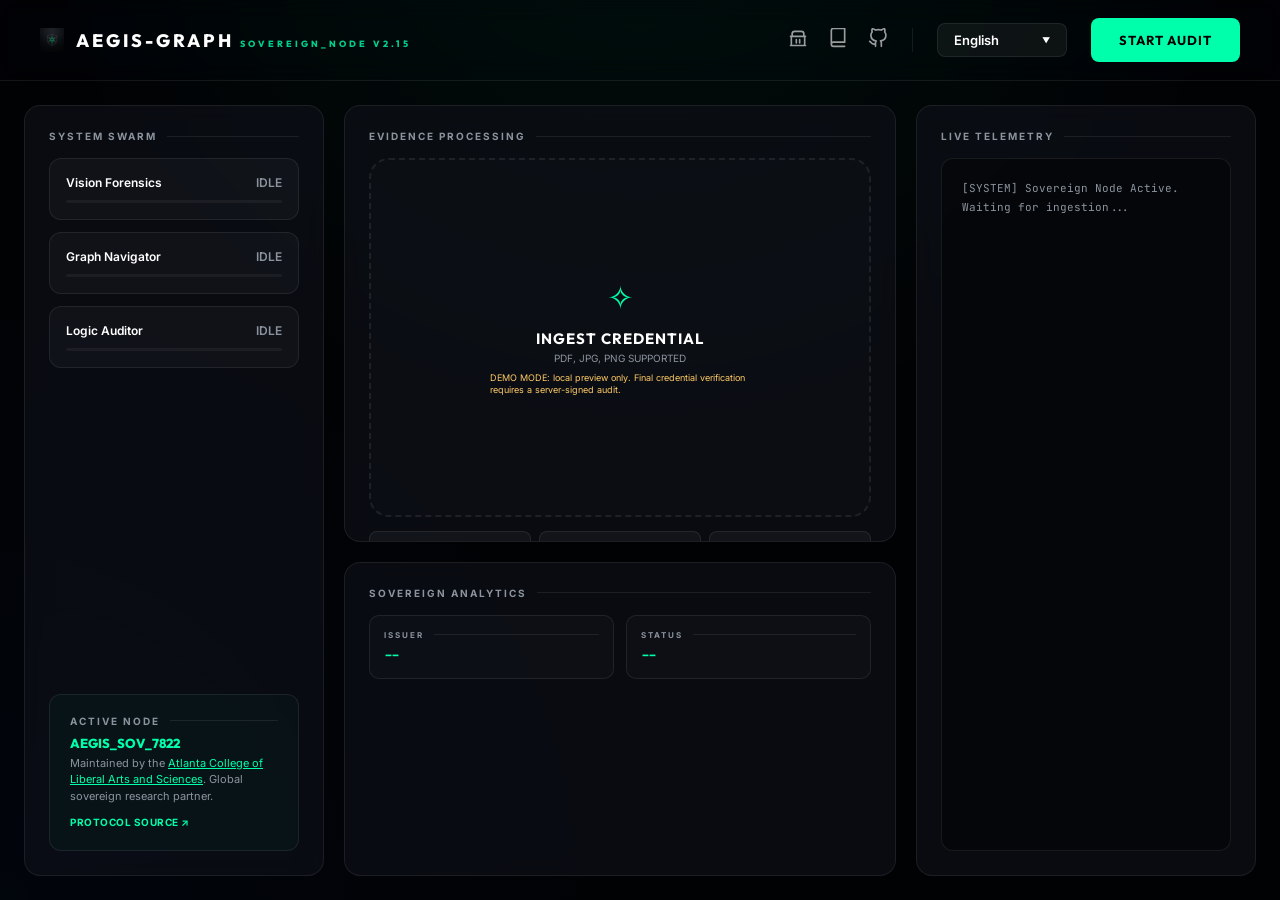
<file: index.html>
<!DOCTYPE html>
<html lang="en">
<head>
    <meta charset="UTF-8">
    <meta name="viewport" content="width=device-width, initial-scale=1.0">
    <title>Aegis-Graph | Sovereign Academic Audit Protocol | ACLAS College</title>
    <meta name="description" content="Aegis-Graph is the world's first sovereign academic audit network using Agentic GraphRAG and Multi-Agent Intelligence to verify institutional credentials. Developed by the Atlanta College of Liberal Arts and Sciences (ACLAS).">
    <meta name="keywords" content="Aegis-Graph, ACLAS College, Atlanta College of Liberal Arts and Sciences, Sovereign Academic Audit, Agentic GraphRAG, AI Fraud Detection, Academic Integrity Protocol, MCP Protocol">
    <meta name="author" content="Atlanta College of Liberal Arts and Sciences (ACLAS)">
    
    <!-- Geo / Local SEO -->
    <meta name="geo.region" content="US-GA">
    <meta name="geo.placename" content="Atlanta">
    
    <!-- OpenGraph / Social SEO -->
    <meta property="og:title" content="Aegis-Graph: Sovereign Academic Audit Protocol">
    <meta property="og:description" content="Securing global academic integrity through decentralized AI reasoning and institutional graph consensus.">
    <meta property="og:url" content="https://aclascollege.github.io/aegis-graph/">
    <meta property="og:site_name" content="Aegis-Graph Sovereign Network">
    <meta property="og:type" content="website">
    <link rel="icon" href="assets/favicon.ico">
    
    <!-- Structured Data for AEO (JSON-LD) -->
    <script type="application/ld+json">
    {
      "@context": "https://schema.org",
      "@type": "SoftwareApplication",
      "name": "Aegis-Graph",
      "operatingSystem": "Web, Python, Docker",
      "applicationCategory": "AcademicSecurityApplication",
      "description": "Decentralized protocol for sovereign academic auditing and credential verification using Multi-Agent Reasoning Swarms.",
      "author": {
        "@type": "EducationalOrganization",
        "name": "Atlanta College of Liberal Arts and Sciences",
        "alternateName": "ACLAS College",
        "url": "https://aclas.college/"
      },
      "publisher": {
        "@type": "EducationalOrganization",
        "name": "Atlanta College of Liberal Arts and Sciences"
      },
      "offers": {
        "@type": "Offer",
        "price": "0",
        "priceCurrency": "USD"
      }
    }
    </script>

    <link href="https://fonts.googleapis.com/css2?family=Outfit:wght@300;400;600;800&family=Inter:wght@300;400;500;600;700&family=JetBrains+Mono:wght@400;700&display=swap" rel="stylesheet">
    <style>
        :root {
            --bg: #010204; 
            --card: rgba(13, 17, 23, 0.7); 
            --border: rgba(255, 255, 255, 0.08);
            --accent: #00ffaa; 
            --accent-glow: rgba(0, 255, 170, 0.2); 
            --text: #ffffff; 
            --dim: #8b949e;
            --glass: blur(12px) saturate(180%);
        }
        * { margin: 0; padding: 0; box-sizing: border-box; -webkit-font-smoothing: antialiased; }
        body { 
            background: var(--bg); 
            color: var(--text); 
            font-family: 'Inter', sans-serif; 
            overflow: hidden; 
            height: 100vh; 
            display: flex; 
            flex-direction: column; 
            background-image: 
                radial-gradient(circle at 50% -20%, rgba(0, 255, 170, 0.05), transparent 50%),
                radial-gradient(circle at 0% 100%, rgba(0, 100, 255, 0.03), transparent 40%);
        }
        header { 
            display: flex; 
            justify-content: space-between; 
            align-items: center; 
            padding: 18px 40px; 
            border-bottom: 1px solid var(--border); 
            backdrop-filter: var(--glass); 
            z-index: 1000;
        }
        .logo-group { display: flex; align-items: center; gap: 12px; }
        .logo-group img { height: 24px; }
        .logo-group h1 { font-family: 'Outfit'; font-size: 18px; letter-spacing: 3px; font-weight: 800; text-transform: uppercase; }
        
        .header-tools { display: flex; align-items: center; gap: 24px; }
        .header-icons { display: flex; gap: 20px; border-right: 1px solid var(--border); padding-right: 24px; }
        .icon-link { color: var(--text); opacity: 0.6; transition: 0.4s cubic-bezier(0.4, 0, 0.2, 1); }
        .icon-link:hover { opacity: 1; color: var(--accent); transform: translateY(-3px); }

        .container { 
            display: grid; 
            grid-template-columns: 300px 1fr 340px; 
            gap: 20px; 
            padding: 24px; 
            flex: 1; 
            overflow: hidden; 
        }
        .bento { 
            background: var(--card); 
            border: 1px solid var(--border); 
            border-radius: 16px; 
            padding: 24px; 
            display: flex; 
            flex-direction: column; 
            overflow: hidden; 
            backdrop-filter: var(--glass);
            transition: 0.3s;
        }
        .bento:hover { border-color: rgba(0, 255, 170, 0.3); }
        
        .label { 
            font-size: 10px; 
            color: var(--dim); 
            text-transform: uppercase; 
            letter-spacing: 2px; 
            margin-bottom: 16px; 
            font-weight: 700; 
            display: flex; 
            align-items: center; 
            gap: 10px; 
        }
        .label::after { content: ''; flex: 1; height: 1px; background: var(--border); }

        .agent-card { 
            background: rgba(255, 255, 255, 0.03); 
            border: 1px solid var(--border); 
            padding: 16px; 
            border-radius: 12px; 
            margin-bottom: 12px; 
            transition: 0.3s;
        }
        .agent-card:hover { background: rgba(255, 255, 255, 0.05); }
        
        .energy-bar { height: 3px; background: rgba(255, 255, 255, 0.05); margin-top: 10px; overflow: hidden; border-radius: 2px; }
        .energy-fill { height: 100%; background: var(--accent); width: 0%; transition: width 1s cubic-bezier(0.4, 0, 0.2, 1); box-shadow: 0 0 10px var(--accent); }

        .drop-zone { 
            width: 100%; 
            height: 100%; 
            border: 2px dashed var(--border); 
            border-radius: 20px; 
            display: flex; 
            flex-direction: column; 
            align-items: center; 
            justify-content: center; 
            cursor: pointer; 
            transition: 0.4s cubic-bezier(0.4, 0, 0.2, 1); 
            background: rgba(255, 255, 255, 0.01);
        }
        .drop-zone:hover { border-color: var(--accent); background: rgba(0, 255, 170, 0.03); transform: scale(0.99); }

        .sample-grid {
            display: grid;
            grid-template-columns: repeat(3, 1fr);
            gap: 8px;
            margin-top: 14px;
            width: 100%;
        }

        .sample-btn {
            border: 1px solid var(--border);
            background: rgba(255, 255, 255, 0.04);
            color: var(--text);
            border-radius: 8px;
            padding: 10px 8px;
            font-size: 10px;
            font-weight: 700;
            font-family: 'Outfit';
            letter-spacing: 0.5px;
            cursor: pointer;
            min-height: 44px;
        }

        .sample-btn span {
            display: block;
            color: var(--dim);
            font-size: 9px;
            font-family: 'Inter';
            font-weight: 600;
            letter-spacing: 0;
            margin-top: 3px;
        }

        .sample-btn span:first-child {
            color: inherit;
            font-size: 10px;
            font-family: 'Outfit';
            font-weight: 800;
            letter-spacing: 0.5px;
            margin-top: 0;
        }

        .sample-btn:hover {
            border-color: var(--accent);
            color: var(--accent);
            background: rgba(0, 255, 170, 0.06);
        }
        
        .terminal { 
            background: rgba(0, 0, 0, 0.4); 
            border-radius: 12px; 
            padding: 20px; 
            font-family: 'JetBrains Mono', monospace; 
            font-size: 11px; 
            flex: 1; 
            overflow-y: auto; 
            line-height: 1.7; 
            color: var(--dim); 
            border: 1px solid var(--border); 
        }
        .terminal::-webkit-scrollbar { width: 4px; }
        .terminal::-webkit-scrollbar-thumb { background: var(--border); border-radius: 10px; }

        .btn-main { 
            background: var(--accent); 
            color: #000; 
            border: none; 
            padding: 14px 28px; 
            border-radius: 8px; 
            font-weight: 700; 
            font-size: 13px; 
            cursor: pointer; 
            font-family: 'Outfit';
            letter-spacing: 1px;
            transition: 0.3s cubic-bezier(0.4, 0, 0.2, 1);
        }
        .btn-main:hover { transform: translateY(-2px); box-shadow: 0 8px 25px var(--accent-glow); filter: brightness(1.1); }
        .btn-main:active { transform: translateY(0); }
        .btn-main:disabled { opacity: 0.65; cursor: wait; transform: none; }
        
        .meta-item { background: rgba(255, 255, 255, 0.02); padding: 14px; border-radius: 10px; border: 1px solid var(--border); }
        .meta-val { font-size: 14px; font-weight: 700; color: var(--accent); margin-top: 6px; font-family: 'JetBrains Mono'; }

        .custom-dropdown {
            position: relative;
            cursor: pointer;
            font-size: 13px;
            font-weight: 600;
            min-width: 130px;
            z-index: 2000;
        }
        .dropdown-selected {
            padding: 8px 16px;
            background: rgba(255, 255, 255, 0.05);
            border: 1px solid var(--border);
            border-radius: 8px;
            display: flex;
            justify-content: space-between;
            align-items: center;
            transition: 0.3s;
        }
        .dropdown-selected:hover {
            background: rgba(255, 255, 255, 0.08);
            border-color: rgba(255, 255, 255, 0.2);
        }
        .dropdown-options {
            position: absolute;
            top: calc(100% + 8px);
            right: 0;
            background: #0d1117;
            border: 1px solid var(--border);
            border-radius: 12px;
            overflow: hidden;
            display: none;
            flex-direction: column;
            min-width: 100%;
            box-shadow: 0 10px 30px rgba(0,0,0,0.5);
            backdrop-filter: var(--glass);
        }
        .custom-dropdown.open .dropdown-options {
            display: flex;
            animation: dropdownFade 0.2s ease-out;
        }
        @keyframes dropdownFade {
            from { opacity: 0; transform: translateY(-10px); }
            to { opacity: 1; transform: translateY(0); }
        }
        .dropdown-option {
            padding: 10px 20px;
            transition: 0.3s;
            white-space: nowrap;
        }
        .dropdown-option:hover {
            background: var(--accent);
            color: #000;
        }

        .modal { 
            position: fixed; top: 0; left: 0; width: 100%; height: 100%; 
            background: rgba(0, 0, 0, 0.8); backdrop-filter: blur(20px);
            display: none; justify-content: center; align-items: center; z-index: 3000; 
        }
        .report { 
            background: #ffffff; color: #000; width: 540px; padding: 60px; 
            border-radius: 24px; box-shadow: 0 30px 60px rgba(0,0,0,0.5);
            animation: modalPop 0.5s cubic-bezier(0.175, 0.885, 0.32, 1.275);
        }
        .modal-actions {
            display: grid;
            grid-template-columns: 1fr 1fr;
            gap: 10px;
            margin-bottom: 12px;
        }
        @keyframes modalPop { from { transform: scale(0.9) translateY(20px); opacity: 0; } to { transform: scale(1) translateY(0); opacity: 1; } }

        @media (max-width: 900px) {
            body {
                overflow-y: auto;
                height: auto;
                min-height: 100vh;
            }
            header {
                flex-wrap: wrap;
                gap: 14px;
                padding: 16px;
            }
            .logo-group h1 {
                font-size: 15px;
                letter-spacing: 1px;
            }
            .header-tools {
                width: 100%;
                justify-content: space-between;
                gap: 12px;
            }
            .header-icons {
                gap: 14px;
                padding-right: 12px;
            }
            .custom-dropdown {
                min-width: 112px;
            }
            .btn-main {
                padding: 12px 14px;
                font-size: 12px;
                white-space: nowrap;
            }
            .container {
                display: flex;
                flex-direction: column;
                padding: 16px;
                overflow: visible;
            }
            .bento {
                min-height: 220px;
            }
            .terminal {
                min-height: 220px;
            }
            .modal {
                padding: 16px;
            }
            .report {
                width: min(100%, 540px);
                padding: 32px 24px;
                border-radius: 16px;
            }
            .modal-actions {
                grid-template-columns: 1fr;
            }
        }
    </style>
</head>
<body>
    <header>
        <div class="logo-group">
            <img src="assets/logo-new.png" alt="Logo">
            <h1>AEGIS-GRAPH <span style="font-size: 9px; color:var(--accent); opacity: 0.8;">SOVEREIGN_NODE v2.15</span></h1>
        </div>
        <div class="header-tools">
            <div class="header-icons">
                <a href="https://aclas.college" target="_blank" class="icon-link" title="Institution">
                    <svg width="20" height="20" viewBox="0 0 24 24" fill="none" stroke="currentColor" stroke-width="2" stroke-linecap="round" stroke-linejoin="round"><path d="M3 21h18M3 10h18M5 10V7a3 3 0 0 1 3-3h8a3 3 0 0 1 3 3v3M4 10v11M20 10v11M10 14v4M14 14v4"/></svg>
                </a>
                <a href="https://docs.aclas.college/aegis-graph" target="_blank" class="icon-link" title="GitBook Documentation">
                    <svg width="20" height="20" viewBox="0 0 24 24" fill="none" stroke="currentColor" stroke-width="2" stroke-linecap="round" stroke-linejoin="round"><path d="M4 19.5A2.5 2.5 0 0 1 6.5 17H20M4 19.5A2.5 2.5 0 0 0 6.5 22H20M4 19.5V3A2.5 2.5 0 0 1 6.5 0.5H20v16.5H6.5a2.5 2.5 0 0 0-2.5 2.5z"/></svg>
                </a>
                <a href="https://github.com/aclascollege/aegis-graph" target="_blank" class="icon-link" title="GitHub Repository">
                    <svg width="20" height="20" viewBox="0 0 24 24" fill="none" stroke="currentColor" stroke-width="2" stroke-linecap="round" stroke-linejoin="round"><path d="M9 19c-5 1.5-5-2.5-7-3m14 6v-3.87a3.37 3.37 0 0 0-.94-2.61c3.14-.35 6.44-1.54 6.44-7A5.44 5.44 0 0 0 20 4.77 5.07 5.07 0 0 0 19.91 1S18.73.65 16 2.48a13.38 13.38 0 0 0-7 0C6.27.65 5.09 1 5.09 1A5.07 5.07 0 0 0 5 4.77a5.44 5.44 0 0 0-1.5 3.78c0 5.42 3.3 6.61 6.44 7A3.37 3.37 0 0 0 9 18.13V22"/></svg>
                </a>
            </div>
            <div class="custom-dropdown" id="lang-dropdown">
                <div class="dropdown-selected" id="lang-current">English <span style="font-size: 8px;">▼</span></div>
                <div class="dropdown-options">
                    <div class="dropdown-option" data-value="en">English</div>
                    <div class="dropdown-option" data-value="cn">简体中文</div>
                    <div class="dropdown-option" data-value="es">Español</div>
                    <div class="dropdown-option" data-value="fr">Français</div>
                    <div class="dropdown-option" data-value="de">Deutsch</div>
                    <div class="dropdown-option" data-value="jp">日本語</div>
                    <div class="dropdown-option" data-value="kr">한국어</div>
                    <div class="dropdown-option" data-value="pt">Português</div>
                </div>
            </div>
            <button class="btn-main" id="audit-btn" data-i18n="btn_audit">START AUDIT</button>
        </div>
    </header>

    <div class="container">
        <div class="bento" style="grid-row: span 2;">
            <p class="label" data-i18n="label_agents">System Swarm</p>
            <div class="agent-card"><div style="display:flex; justify-content:space-between; font-size:12px; font-weight: 600;"><span data-i18n="agent_v">Vision Forensics</span><span id="v-status" style="color:var(--dim)">IDLE</span></div><div class="energy-bar"><div class="energy-fill" id="v-fill"></div></div></div>
            <div class="agent-card"><div style="display:flex; justify-content:space-between; font-size:12px; font-weight: 600;"><span data-i18n="agent_g">Graph Navigator</span><span id="g-status" style="color:var(--dim)">IDLE</span></div><div class="energy-bar"><div class="energy-fill" id="g-fill"></div></div></div>
            <div class="agent-card"><div style="display:flex; justify-content:space-between; font-size:12px; font-weight: 600;"><span data-i18n="agent_l">Logic Auditor</span><span id="l-status" style="color:var(--dim)">IDLE</span></div><div class="energy-bar"><div class="energy-fill" id="l-fill"></div></div></div>
            <div style="margin-top: auto; padding: 20px; background: rgba(0, 255, 170, 0.03); border-radius: 12px; border: 1px solid var(--border);">
                <p class="label" data-i18n="label_node_title" style="margin-bottom: 8px;">Active Node</p>
                <p style="font-size: 13px; font-weight: 800; color:var(--accent); font-family: 'Outfit';">AEGIS_SOV_7822</p>
                <p style="font-size: 11px; color:var(--dim); line-height: 1.5; margin-top: 4px;">Maintained by the <a href="https://aclas.college" style="color:var(--accent); text-decoration: underline;">Atlanta College of Liberal Arts and Sciences</a>. Global sovereign research partner.</p>
                <a href="https://github.com/aclascollege/aegis-graph" target="_blank" style="font-size: 10px; color: var(--accent); text-decoration: none; margin-top: 12px; display: inline-block; font-weight: 700; letter-spacing: 0.5px;">PROTOCOL SOURCE ↗</a>
            </div>
        </div>
        <div class="bento"><p class="label" data-i18n="label_hub">Evidence Processing</p><div class="center-hub" style="height: 100%;"><div class="drop-zone" id="drop-zone"><div style="font-size: 32px; color: var(--accent); margin-bottom: 12px;">✧</div><p style="font-size: 15px; font-weight: 700; font-family: 'Outfit'; letter-spacing: 1px;" data-i18n="drop_text">INGEST CREDENTIAL</p><p style="font-size: 10px; color: var(--dim); margin-top: 4px;" data-i18n="file_support">PDF, JPG, PNG SUPPORTED</p><p style="font-size: 9px; color: #ffcc66; margin-top: 8px; max-width: 260px; line-height: 1.4;" data-i18n="demo_disclaimer">DEMO MODE: local preview only. Final credential verification requires a server-signed audit.</p><input type="file" id="f-input" accept=".pdf,image/png,image/jpeg" style="display: none"></div><div class="sample-grid"><button class="sample-btn" data-sample="aclas_alumni_2025.png"><span data-i18n="sample_verified_main">VERIFIED</span><span data-i18n="sample_verified_sub">ACLAS</span></button><button class="sample-btn" data-sample="fake_degree_sample.png"><span data-i18n="sample_fraud_main">FRAUD</span><span data-i18n="sample_fraud_sub">Pacific Western</span></button><button class="sample-btn" data-sample="graham_university_transcript.pdf"><span data-i18n="sample_blacklist_main">BLACKLIST</span><span data-i18n="sample_blacklist_sub">Graham</span></button></div></div></div>
        <div class="bento" style="grid-row: span 2;"><p class="label" data-i18n="label_telemetry">Live Telemetry</p><div class="terminal" id="console"><div>[SYSTEM] Sovereign Node Active. Waiting for ingestion...</div></div></div>
        <div class="bento">
            <p class="label" data-i18n="label_metadata">Sovereign Analytics</p>
            <div class="meta-grid" style="display: grid; grid-template-columns: 1fr 1fr; gap: 12px;">
                <div class="meta-item"><span class="label" style="margin-bottom:0; font-size: 8px;" data-i18n="meta_issuer">Issuer</span><div class="meta-val" id="m-issuer">--</div></div>
                <div class="meta-item"><span class="label" style="margin-bottom:0; font-size: 8px;" data-i18n="meta_status">Status</span><div class="meta-val" id="m-status">--</div></div>
            </div>
        </div>
    </div>
    <div class="modal" id="modal"><div class="report" id="rep-body"></div></div>

    <script>
        const i18n = {
            en: { btn_audit: "START AUDIT", label_agents: "System Agents", agent_v: "Vision Forensics", agent_g: "Graph Navigator", agent_l: "Logic Auditor", label_node_title: "Institutional Node", label_hub: "Evidence Processing", drop_text: "Ingest Credential", file_support: "PDF, JPG, PNG SUPPORTED", demo_disclaimer: "DEMO MODE: local preview only. Final credential verification requires a server-signed audit.", label_telemetry: "Live Telemetry", label_metadata: "Metadata Analytics", meta_issuer: "Issuer", meta_status: "Status", sample_verified_main: "VERIFIED", sample_verified_sub: "ACLAS", sample_fraud_main: "FRAUD", sample_fraud_sub: "Pacific Western", sample_blacklist_main: "BLACKLIST", sample_blacklist_sub: "Graham", verdict_ok: "SERVER AUDIT REQUIRED", verdict_no: "AUDIT REJECTED" },
            cn: { btn_audit: "开始审计", label_agents: "系统代理", agent_v: "视觉法证", agent_g: "图谱导航", agent_l: "逻辑审计", label_node_title: "主权节点", label_hub: "证据处理中心", drop_text: "载入凭证", file_support: "支持 PDF、JPG、PNG", demo_disclaimer: "演示模式：仅本地预览。正式凭证验证需要服务端签名审计。", label_telemetry: "实时遥测", label_metadata: "元数据分析", meta_issuer: "签发机构", meta_status: "状态", sample_verified_main: "通过样本", sample_verified_sub: "ACLAS", sample_fraud_main: "欺诈样本", sample_fraud_sub: "Pacific Western", sample_blacklist_main: "黑名单", sample_blacklist_sub: "Graham", verdict_ok: "需要服务端审计", verdict_no: "审计拒绝" },
            es: { btn_audit: "INICIAR AUDITORÍA", label_agents: "Agentes de Sistema", agent_v: "Forense Visual", agent_g: "Navegador de Grafos", agent_l: "Auditor Lógico", label_node_title: "Nodo Institucional", label_hub: "Procesamiento", drop_text: "Ingresar Credencial", file_support: "PDF, JPG, PNG SOPORTADOS", demo_disclaimer: "MODO DEMO: vista previa local. La verificación final requiere auditoría firmada por servidor.", label_telemetry: "Telemetría", label_metadata: "Metadatos", meta_issuer: "Emisor", meta_status: "Estado", sample_verified_main: "VÁLIDA", sample_verified_sub: "ACLAS", sample_fraud_main: "FRAUDE", sample_fraud_sub: "Pacific Western", sample_blacklist_main: "LISTA NEGRA", sample_blacklist_sub: "Graham", verdict_ok: "AUDITORÍA REQUERIDA", verdict_no: "RECHAZADO" },
            fr: { btn_audit: "LANCER L'AUDIT", label_agents: "Agents Système", agent_v: "Forensique Visuelle", agent_g: "Navigateur", agent_l: "Auditeur Logique", label_node_title: "Nœud Institutionnel", label_hub: "Traitement", drop_text: "Ingérer", file_support: "PDF, JPG, PNG PRIS EN CHARGE", demo_disclaimer: "MODE DÉMO: aperçu local. La vérification finale exige un audit signé serveur.", label_telemetry: "Télémétrie", label_metadata: "Métadonnées", meta_issuer: "Émetteur", meta_status: "Statut", sample_verified_main: "VÉRIFIÉ", sample_verified_sub: "ACLAS", sample_fraud_main: "FRAUDE", sample_fraud_sub: "Pacific Western", sample_blacklist_main: "LISTE NOIRE", sample_blacklist_sub: "Graham", verdict_ok: "AUDIT REQUIS", verdict_no: "REJETÉ" },
            de: { btn_audit: "AUDIT STARTEN", label_agents: "System-Agenten", agent_v: "Visuelle Forensik", agent_g: "Graph-Navigator", agent_l: "Logik-Auditor", label_node_title: "Institutioneller Knoten", label_hub: "Verarbeitung", drop_text: "Nachweis Einreichen", file_support: "PDF, JPG, PNG UNTERSTÜTZT", demo_disclaimer: "DEMO-MODUS: lokale Vorschau. Finale Verifikation erfordert serverseitig signierten Audit.", label_telemetry: "Telemetrie", label_metadata: "Metadaten", meta_issuer: "Aussteller", meta_status: "Status", sample_verified_main: "VERIFIZIERT", sample_verified_sub: "ACLAS", sample_fraud_main: "BETRUG", sample_fraud_sub: "Pacific Western", sample_blacklist_main: "BLACKLIST", sample_blacklist_sub: "Graham", verdict_ok: "SERVER-AUDIT ERFORDERLICH", verdict_no: "ABGELEHNT" },
            jp: { btn_audit: "監査開始", label_agents: "システムエージェント", agent_v: "視覚法医学", agent_g: "グラフナビ", agent_l: "ロジック監査", label_node_title: "機関ノード", label_hub: "証拠処理", drop_text: "資格情報を入れる", file_support: "PDF、JPG、PNG対応", demo_disclaimer: "デモモード: ローカルプレビューのみ。最終検証にはサーバー署名監査が必要です。", label_telemetry: "テレメトリ", label_metadata: "メタデータ", meta_issuer: "発行者", meta_status: "ステータス", sample_verified_main: "検証済み", sample_verified_sub: "ACLAS", sample_fraud_main: "不正", sample_fraud_sub: "Pacific Western", sample_blacklist_main: "ブラックリスト", sample_blacklist_sub: "Graham", verdict_ok: "サーバー監査が必要", verdict_no: "拒否" },
            kr: { btn_audit: "감사 시작", label_agents: "시스템 에이전트", agent_v: "시각적 법의학", agent_g: "그래프 탐색", agent_l: "논리 감사", label_node_title: "기관 노드", label_hub: "증거 처리", drop_text: "자격 증명 제출", file_support: "PDF, JPG, PNG 지원", demo_disclaimer: "데모 모드: 로컬 미리보기 전용. 최종 검증에는 서버 서명 감사가 필요합니다.", label_telemetry: "원격 측정", label_metadata: "메타데이터", meta_issuer: "발행자", meta_status: "상태", sample_verified_main: "검증됨", sample_verified_sub: "ACLAS", sample_fraud_main: "사기", sample_fraud_sub: "Pacific Western", sample_blacklist_main: "블랙리스트", sample_blacklist_sub: "Graham", verdict_ok: "서버 감사 필요", verdict_no: "거부" },
            pt: { btn_audit: "INICIAR AUDITORIA", label_agents: "Agentes de Sistema", agent_v: "Forense Visual", agent_g: "Navegador", agent_l: "Auditor Lógico", label_node_title: "Nó Institucional", label_hub: "Processamento", drop_text: "Inserir Credencial", file_support: "PDF, JPG, PNG SUPORTADOS", demo_disclaimer: "MODO DEMO: prévia local. A verificação final requer auditoria assinada pelo servidor.", label_telemetry: "Telemetria", label_metadata: "Metadados", meta_issuer: "Emissor", meta_status: "Estado", sample_verified_main: "VERIFICADO", sample_verified_sub: "ACLAS", sample_fraud_main: "FRAUDE", sample_fraud_sub: "Pacific Western", sample_blacklist_main: "LISTA NEGRA", sample_blacklist_sub: "Graham", verdict_ok: "AUDITORIA REQUERIDA", verdict_no: "REJEITADO" }
        };

        const extraText = {
            en: {
                auditing: "AUDITING...",
                idle: "IDLE",
                scanning: "SCANNING",
                resolving: "RESOLVING",
                done: "DONE",
                logicAuditing: "AUDITING",
                needsReview: "NEEDS REVIEW",
                demoVerified: "DEMO VERIFIED",
                runAnother: "RUN ANOTHER AUDIT",
                runFraud: "RUN FRAUD SAMPLE",
                runVerified: "RUN VERIFIED SAMPLE",
                uploadNote: "Demo intake only; no browser-side approval will be issued.",
                sampleNote: "Built-in demo fixture selected.",
                noFile: "SYSTEM: Select a PDF, PNG, or JPEG credential before starting the demo audit.",
                init: "INIT: Preparing local demo intake...",
                vision: "VISION: Demo animation only; document bytes are not authenticated in-browser...",
                graph: "GRAPH: Resolving institution evidence in local demo mode...",
                logic: "LOGIC: Applying demo policy rules...",
                unsupported: "Unsupported file type. Upload a PDF, PNG, or JPEG credential for a production server-side audit.",
                unknownReason: "This uploaded file is accepted by the demo intake, but this static browser page cannot read document contents or issue credential approval. Use the built-in samples to demonstrate verified and rejected outcomes, or connect a server-side audit API for real files.",
                rejectedReason: issuer => `${issuer} matches the public demo blacklist fixture. This is a browser-side demo result only; production rejection still requires a server-signed audit trail.`,
                verifiedReason: issuer => `${issuer} matches the built-in verified demo fixture. This browser-side status is only a UI demonstration, not a production credential approval.`
            },
            cn: {
                auditing: "审计中...",
                idle: "待命",
                scanning: "扫描中",
                resolving: "解析中",
                done: "完成",
                logicAuditing: "审计中",
                needsReview: "需要复核",
                demoVerified: "演示验证通过",
                runAnother: "继续测试",
                runFraud: "运行欺诈样本",
                runVerified: "运行通过样本",
                uploadNote: "仅演示载入；浏览器端不会签发审核结论。",
                sampleNote: "已选择内置演示样本。",
                noFile: "系统：请先选择 PDF、PNG 或 JPEG 凭证。",
                init: "初始化：准备本地演示审计...",
                vision: "视觉：浏览器演示不会认证文件字节...",
                graph: "图谱：正在本地演示模式解析机构证据...",
                logic: "逻辑：正在应用演示规则...",
                unsupported: "文件类型不支持。请上传 PDF、PNG 或 JPEG。",
                unknownReason: "该文件已进入演示流程，但静态网页无法读取文件内容或签发凭证结论。请使用内置样本演示通过/拒绝结果，或接入服务端审计 API 处理真实文件。",
                rejectedReason: issuer => `${issuer} 命中公开演示黑名单样本。该结果仅为浏览器端演示；正式拒绝仍需要服务端签名审计轨迹。`,
                verifiedReason: issuer => `${issuer} 命中内置通过样本。该状态仅为界面演示，不代表正式凭证批准。`
            },
            es: {
                auditing: "AUDITANDO...",
                idle: "INACTIVO",
                scanning: "ESCANEANDO",
                resolving: "RESOLVIENDO",
                done: "LISTO",
                logicAuditing: "AUDITANDO",
                needsReview: "REVISIÓN NECESARIA",
                demoVerified: "DEMO VERIFICADA",
                runAnother: "EJECUTAR OTRA AUDITORÍA",
                runFraud: "EJECUTAR MUESTRA FRAUDE",
                runVerified: "EJECUTAR MUESTRA VÁLIDA",
                uploadNote: "Solo entrada demo; no se emite aprobación en el navegador.",
                sampleNote: "Muestra demo integrada seleccionada.",
                noFile: "SISTEMA: Seleccione PDF, PNG o JPEG antes de iniciar.",
                init: "INIT: Preparando auditoría demo local...",
                vision: "VISIÓN: La demo no autentica bytes del documento en navegador...",
                graph: "GRAFO: Resolviendo evidencia institucional en modo demo...",
                logic: "LÓGICA: Aplicando reglas demo...",
                unsupported: "Tipo de archivo no compatible. Suba PDF, PNG o JPEG.",
                unknownReason: "El archivo fue aceptado por la demo, pero esta página estática no puede leer contenidos ni emitir aprobación. Use las muestras integradas o conecte una API de auditoría.",
                rejectedReason: issuer => `${issuer} coincide con la lista negra demo. Es solo un resultado de navegador; producción requiere auditoría firmada por servidor.`,
                verifiedReason: issuer => `${issuer} coincide con la muestra verificada demo. Es solo demostración de UI, no aprobación real.`
            },
            fr: {
                auditing: "AUDIT EN COURS...",
                idle: "INACTIF",
                scanning: "ANALYSE",
                resolving: "RÉSOLUTION",
                done: "TERMINÉ",
                logicAuditing: "AUDIT",
                needsReview: "REVUE REQUISE",
                demoVerified: "DÉMO VÉRIFIÉE",
                runAnother: "RELANCER UN AUDIT",
                runFraud: "LANCER ÉCHANTILLON FRAUDE",
                runVerified: "LANCER ÉCHANTILLON VALIDE",
                uploadNote: "Entrée de démonstration uniquement; aucune approbation navigateur.",
                sampleNote: "Échantillon démo intégré sélectionné.",
                noFile: "SYSTÈME: Sélectionnez un PDF, PNG ou JPEG avant l'audit.",
                init: "INIT: Préparation de l'audit démo local...",
                vision: "VISION: La démo n'authentifie pas les octets du document...",
                graph: "GRAPHE: Résolution des preuves institutionnelles en mode démo...",
                logic: "LOGIQUE: Application des règles de démonstration...",
                unsupported: "Type de fichier non pris en charge. Chargez un PDF, PNG ou JPEG.",
                unknownReason: "Le fichier est accepté par la démo, mais cette page statique ne peut pas lire le contenu ni approuver un diplôme. Utilisez les exemples intégrés ou connectez une API serveur.",
                rejectedReason: issuer => `${issuer} correspond à la liste noire de démonstration. Résultat navigateur uniquement; la production exige un audit signé serveur.`,
                verifiedReason: issuer => `${issuer} correspond à l'exemple vérifié intégré. C'est une démonstration UI, pas une approbation réelle.`
            },
            de: {
                auditing: "AUDIT LÄUFT...",
                idle: "BEREIT",
                scanning: "SCANNT",
                resolving: "PRÜFT",
                done: "FERTIG",
                logicAuditing: "AUDIT",
                needsReview: "PRÜFUNG NÖTIG",
                demoVerified: "DEMO VERIFIZIERT",
                runAnother: "WEITEREN AUDIT STARTEN",
                runFraud: "BETRUGSBEISPIEL",
                runVerified: "VERIFIZIERTES BEISPIEL",
                uploadNote: "Nur Demo-Eingabe; keine Browser-Freigabe.",
                sampleNote: "Integriertes Demo-Beispiel ausgewählt.",
                noFile: "SYSTEM: Bitte PDF, PNG oder JPEG auswählen.",
                init: "INIT: Lokalen Demo-Audit vorbereiten...",
                vision: "VISION: Browser-Demo authentifiziert keine Dokumentbytes...",
                graph: "GRAPH: Institutionelle Evidenz im Demo-Modus wird geprüft...",
                logic: "LOGIK: Demo-Regeln werden angewendet...",
                unsupported: "Nicht unterstützter Dateityp. PDF, PNG oder JPEG hochladen.",
                unknownReason: "Die Datei wurde angenommen, aber diese statische Seite kann Inhalte nicht lesen oder genehmigen. Nutzen Sie die Beispiele oder verbinden Sie eine Server-API.",
                rejectedReason: issuer => `${issuer} passt zum Demo-Blacklist-Beispiel. Nur Browser-Demo; Produktion braucht serverseitig signierten Audit.`,
                verifiedReason: issuer => `${issuer} passt zum verifizierten Demo-Beispiel. Das ist UI-Demo, keine echte Freigabe.`
            },
            jp: {
                auditing: "監査中...",
                idle: "待機",
                scanning: "解析中",
                resolving: "照合中",
                done: "完了",
                logicAuditing: "監査中",
                needsReview: "レビュー必要",
                demoVerified: "デモ検証済み",
                runAnother: "別の監査を実行",
                runFraud: "不正サンプル実行",
                runVerified: "検証サンプル実行",
                uploadNote: "デモ取込のみ。ブラウザでは承認しません。",
                sampleNote: "内蔵デモサンプルを選択しました。",
                noFile: "システム: PDF、PNG、JPEGを選択してください。",
                init: "INIT: ローカルデモ監査を準備中...",
                vision: "VISION: ブラウザデモでは文書バイトを認証しません...",
                graph: "GRAPH: デモモードで機関証拠を照合中...",
                logic: "LOGIC: デモルールを適用中...",
                unsupported: "非対応ファイルです。PDF、PNG、JPEGをアップロードしてください。",
                unknownReason: "ファイルはデモに受理されましたが、静的ページでは内容読取や承認はできません。内蔵サンプルを使うか、サーバーAPIを接続してください。",
                rejectedReason: issuer => `${issuer} はデモ用ブラックリストに一致しました。これはブラウザデモであり、本番拒否には署名済み監査が必要です。`,
                verifiedReason: issuer => `${issuer} は検証済みデモサンプルに一致しました。これはUIデモであり正式承認ではありません。`
            },
            kr: {
                auditing: "감사 중...",
                idle: "대기",
                scanning: "스캔 중",
                resolving: "확인 중",
                done: "완료",
                logicAuditing: "감사 중",
                needsReview: "검토 필요",
                demoVerified: "데모 검증됨",
                runAnother: "다른 감사 실행",
                runFraud: "사기 샘플 실행",
                runVerified: "검증 샘플 실행",
                uploadNote: "데모 입력 전용이며 브라우저 승인은 발급되지 않습니다.",
                sampleNote: "내장 데모 샘플이 선택되었습니다.",
                noFile: "시스템: PDF, PNG 또는 JPEG를 먼저 선택하세요.",
                init: "INIT: 로컬 데모 감사를 준비 중...",
                vision: "VISION: 브라우저 데모는 문서 바이트를 인증하지 않습니다...",
                graph: "GRAPH: 데모 모드에서 기관 증거를 확인 중...",
                logic: "LOGIC: 데모 정책 규칙 적용 중...",
                unsupported: "지원하지 않는 파일 형식입니다. PDF, PNG 또는 JPEG를 업로드하세요.",
                unknownReason: "파일은 데모 입력으로 허용되었지만 정적 페이지는 내용을 읽거나 승인할 수 없습니다. 내장 샘플을 사용하거나 서버 감사 API를 연결하세요.",
                rejectedReason: issuer => `${issuer} 이 데모 블랙리스트 샘플과 일치합니다. 브라우저 데모 결과이며 실제 거부에는 서버 서명 감사가 필요합니다.`,
                verifiedReason: issuer => `${issuer} 이 내장 검증 샘플과 일치합니다. UI 데모일 뿐 실제 승인이 아닙니다.`
            },
            pt: {
                auditing: "AUDITANDO...",
                idle: "OCIOSO",
                scanning: "ESCANEANDO",
                resolving: "RESOLVENDO",
                done: "CONCLUÍDO",
                logicAuditing: "AUDITANDO",
                needsReview: "REVISÃO NECESSÁRIA",
                demoVerified: "DEMO VERIFICADA",
                runAnother: "EXECUTAR OUTRA AUDITORIA",
                runFraud: "EXECUTAR AMOSTRA FRAUDE",
                runVerified: "EXECUTAR AMOSTRA VÁLIDA",
                uploadNote: "Entrada de demo; nenhuma aprovação no navegador.",
                sampleNote: "Amostra demo integrada selecionada.",
                noFile: "SISTEMA: selecione PDF, PNG ou JPEG antes de iniciar.",
                init: "INIT: Preparando auditoria demo local...",
                vision: "VISÃO: a demo não autentica bytes do documento no navegador...",
                graph: "GRAFO: resolvendo evidências institucionais em modo demo...",
                logic: "LÓGICA: aplicando regras de demo...",
                unsupported: "Tipo de arquivo não suportado. Envie PDF, PNG ou JPEG.",
                unknownReason: "O arquivo foi aceito pela demo, mas esta página estática não lê conteúdo nem emite aprovação. Use as amostras integradas ou conecte uma API de auditoria.",
                rejectedReason: issuer => `${issuer} corresponde à lista negra de demonstração. É apenas resultado no navegador; produção exige auditoria assinada pelo servidor.`,
                verifiedReason: issuer => `${issuer} corresponde à amostra verificada integrada. É demonstração de UI, não aprovação real.`
            }
        };

        const dropdown = document.getElementById('lang-dropdown');
        const langCurrent = document.getElementById('lang-current');
        let currentLang = 'en';
        const htmlLangMap = { en: 'en', cn: 'zh-CN', es: 'es', fr: 'fr', de: 'de', jp: 'ja', kr: 'ko', pt: 'pt' };

        dropdown.onclick = (e) => {
            dropdown.classList.toggle('open');
            e.stopPropagation();
        };

        // Close dropdown when clicking outside
        window.addEventListener('click', (e) => {
            if (!dropdown.contains(e.target)) {
                dropdown.classList.remove('open');
            }
        });

        document.querySelectorAll('.dropdown-option').forEach(opt => {
            opt.onclick = (e) => {
                currentLang = opt.getAttribute('data-value');
                document.documentElement.lang = htmlLangMap[currentLang] || 'en';
                langCurrent.replaceChildren();
                langCurrent.appendChild(document.createTextNode(`${opt.innerText} `));
                const arrow = document.createElement('span');
                arrow.style.fontSize = '8px';
                arrow.innerText = '▼';
                langCurrent.appendChild(arrow);
                document.querySelectorAll('[data-i18n]').forEach(el => {
                    const key = el.getAttribute('data-i18n');
                    if(i18n[currentLang][key]) el.innerText = i18n[currentLang][key];
                });
                if (!btn.disabled && document.getElementById('modal').style.display !== 'flex') {
                    resetRunState();
                }
                e.stopPropagation();
                dropdown.classList.remove('open');
            };
        });

        const btn = document.getElementById('audit-btn');
        const cons = document.getElementById('console');
        let file = null;

        function tx(key) {
            return (extraText[currentLang] && extraText[currentLang][key]) || extraText.en[key];
        }

        function log(msg) {
            const d = document.createElement('div');
            const prompt = document.createElement('span');
            prompt.style.color = 'var(--accent)';
            prompt.innerText = '> ';
            d.appendChild(prompt);
            d.appendChild(document.createTextNode(msg));
            cons.appendChild(d); cons.scrollTop = cons.scrollHeight;
        }

        function setAgent(id, label, width, color = 'var(--accent)') {
            const status = document.getElementById(`${id}-status`);
            const fill = document.getElementById(`${id}-fill`);
            status.innerText = label;
            status.style.color = color;
            fill.style.width = width;
        }

        function resetRunState() {
            btn.disabled = false;
            btn.innerText = i18n[currentLang].btn_audit;
            setAgent('v', tx('idle'), '0%', 'var(--dim)');
            setAgent('g', tx('idle'), '0%', 'var(--dim)');
            setAgent('l', tx('idle'), '0%', 'var(--dim)');
            document.getElementById('modal').style.display = 'none';
        }

        function showSelectedFile(name, noteText) {
            const dropZone = document.getElementById('drop-zone');
            dropZone.replaceChildren();

            const check = document.createElement('div');
            check.style.color = 'var(--accent)';
            check.innerText = '✓';
            dropZone.appendChild(check);

            const selectedName = document.createElement('p');
            selectedName.style.fontSize = '10px';
            selectedName.innerText = name;
            dropZone.appendChild(selectedName);

            const note = document.createElement('p');
            note.style.fontSize = '9px';
            note.style.color = '#ffcc66';
            note.style.marginTop = '8px';
            note.innerText = noteText;
            dropZone.appendChild(note);
        }

        document.getElementById('f-input').onchange = (e) => {
            if(e.target.files.length) {
                file = e.target.files[0];
                showSelectedFile(file.name, tx('uploadNote'));
                log(`INGESTED: ${file.name}`);
            }
        };
        document.getElementById('drop-zone').onclick = () => document.getElementById('f-input').click();

        function runSampleAudit(sampleName) {
            resetRunState();
            const mimeType = sampleName.endsWith('.pdf') ? 'application/pdf' : 'image/png';
            file = { name: sampleName, type: mimeType, demoSample: true };
            showSelectedFile(sampleName, tx('sampleNote'));
            log(`SAMPLE LOADED: ${sampleName}`);
            setTimeout(() => btn.click(), 80);
        }

        document.querySelectorAll('.sample-btn').forEach(sampleBtn => {
            sampleBtn.onclick = (e) => {
                e.stopPropagation();
                if (btn.disabled) return;
                runSampleAudit(sampleBtn.getAttribute('data-sample'));
            };
        });

        btn.onclick = async () => {
            if (document.getElementById('modal').style.display === 'flex') return;
            if(!file) {
                log(tx('noFile'));
                document.getElementById('drop-zone').style.borderColor = '#ffcc66';
                return;
            }
            btn.disabled = true;
            btn.innerText = tx('auditing');
            setAgent('v', tx('idle'), '0%', 'var(--dim)');
            setAgent('g', tx('idle'), '0%', 'var(--dim)');
            setAgent('l', tx('idle'), '0%', 'var(--dim)');
            log(tx('init'));
            
            // Vision Agent
            setAgent('v', tx('scanning'), '100%');
            log(tx('vision'));
            await new Promise(r => setTimeout(r, 800));
            setAgent('v', tx('done'), '100%');
            
            // Graph Agent
            setAgent('g', tx('resolving'), '100%');
            log(tx('graph'));
            await new Promise(r => setTimeout(r, 1500)); // Simulating a deeper search
            setAgent('g', tx('done'), '100%');
            
            // Logic Agent
            setAgent('l', tx('logicAuditing'), '100%');
            log(tx('logic'));
            await new Promise(r => setTimeout(r, 800));
            setAgent('l', tx('done'), '100%');
            
            await finish();
        };

        function inferDemoOutcome(uploadedFile) {
            const name = uploadedFile.name.toLowerCase();
            const demoApprovals = [
                { pattern: 'aclas', issuer: 'Atlanta College of Liberal Arts and Sciences' }
            ];
            const demoBlacklist = [
                { pattern: 'graham', issuer: 'Graham International University' },
                { pattern: 'giu', issuer: 'Graham International University' },
                { pattern: 'pacific', issuer: 'Pacific Western University' },
                { pattern: 'fake', issuer: 'Pacific Western University' },
                { pattern: 'fraud', issuer: 'Pacific Western University' },
                { pattern: 'belford', issuer: 'Belford University' },
                { pattern: 'almeda', issuer: 'Almeda University' }
            ];
            const rejected = demoBlacklist.find(item => name.includes(item.pattern));
            if (rejected) return { ...rejected, verdict: 'REJECTED' };
            const approved = demoApprovals.find(item => name.includes(item.pattern));
            if (approved) return { ...approved, verdict: 'APPROVED' };
            return null;
        }

        async function finish() {
            let verdict = 'NEEDS_REVIEW';
            let reason = tx('unknownReason');
            let status_code = 'DEMO_ONLY';
            let issuer = 'UNVERIFIED';
            let ror_id = '--';

            const allowedTypes = ['application/pdf', 'image/png', 'image/jpeg'];
            const allowedExtensions = ['.pdf', '.png', '.jpg', '.jpeg'];
            const fileTypeKnown = allowedTypes.includes(file.type) || allowedExtensions.some(ext => file.name.toLowerCase().endsWith(ext));
            if (!fileTypeKnown) {
                verdict = 'REJECTED';
                status_code = 'UNSUPPORTED_TYPE';
                reason = tx('unsupported');
                log('SYSTEM: REJECTED - Unsupported file type for audit intake.');
            } else if (inferDemoOutcome(file)) {
                const fixture = inferDemoOutcome(file);
                issuer = fixture.issuer;
                if (fixture.verdict === 'REJECTED') {
                    verdict = 'REJECTED';
                    status_code = 'DEMO_BLACKLIST_MATCH';
                    reason = tx('rejectedReason')(fixture.issuer);
                    log(`SYSTEM: DEMO REJECTED - ${fixture.issuer} matched the local demo blacklist fixture.`);
                } else {
                    verdict = 'APPROVED';
                    status_code = 'DEMO_VERIFIED';
                    reason = tx('verifiedReason')(fixture.issuer);
                    log(`SYSTEM: DEMO VERIFIED - ${fixture.issuer} matched the local verified fixture.`);
                }
            } else {
                log('SYSTEM: DEMO ONLY - File content was not sent to a trusted audit service.');
                log('SYSTEM: NEEDS REVIEW - No browser-side approval is issued.');
            }

            const modal = document.getElementById('modal');
            modal.style.display = 'flex';
            const t = i18n[currentLang];
            btn.disabled = false;
            btn.innerText = i18n[currentLang].btn_audit;
            
            document.getElementById('m-issuer').innerText = issuer;
            document.getElementById('m-status').innerText = status_code;
            
            const verdictTitle = verdict === 'REJECTED' ? t.verdict_no : (verdict === 'APPROVED' ? tx('demoVerified') : tx('needsReview'));
            const verdictColor = verdict === 'REJECTED' ? '#ff3366' : (verdict === 'APPROVED' ? '#00ffaa' : '#ffcc66');

            const report = document.getElementById('rep-body');
            report.replaceChildren();

            const title = document.createElement('h2');
            title.style.color = verdictColor;
            title.innerText = verdictTitle;
            report.appendChild(title);

            const summary = document.createElement('p');
            summary.style.margin = '20px 0';
            summary.style.lineHeight = '1.6';
            summary.innerText = reason;
            report.appendChild(summary);

            const details = document.createElement('div');
            details.style.borderTop = '1px solid #eee';
            details.style.paddingTop = '15px';
            details.style.fontSize = '11px';
            details.style.color = '#666';
            details.style.marginBottom = '20px';
            details.innerText = `ROR ID: ${ror_id}\nAudit Trace: LOCAL-DEMO-NOT-SIGNED`;
            report.appendChild(details);

            if (verdict === 'NEEDS_REVIEW') {
                const sampleActions = document.createElement('div');
                sampleActions.className = 'modal-actions';

                const fraudSample = document.createElement('button');
                fraudSample.className = 'btn-main';
                fraudSample.innerText = tx('runFraud');
                fraudSample.onclick = () => runSampleAudit('fake_degree_sample.png');
                sampleActions.appendChild(fraudSample);

                const verifiedSample = document.createElement('button');
                verifiedSample.className = 'btn-main';
                verifiedSample.innerText = tx('runVerified');
                verifiedSample.onclick = () => runSampleAudit('aclas_alumni_2025.png');
                sampleActions.appendChild(verifiedSample);

                report.appendChild(sampleActions);
            }

            const done = document.createElement('button');
            done.className = 'btn-main';
            done.style.width = '100%';
            done.innerText = tx('runAnother');
            done.onclick = resetRunState;
            report.appendChild(done);
        }
    </script>
</body>
</html>
</file>
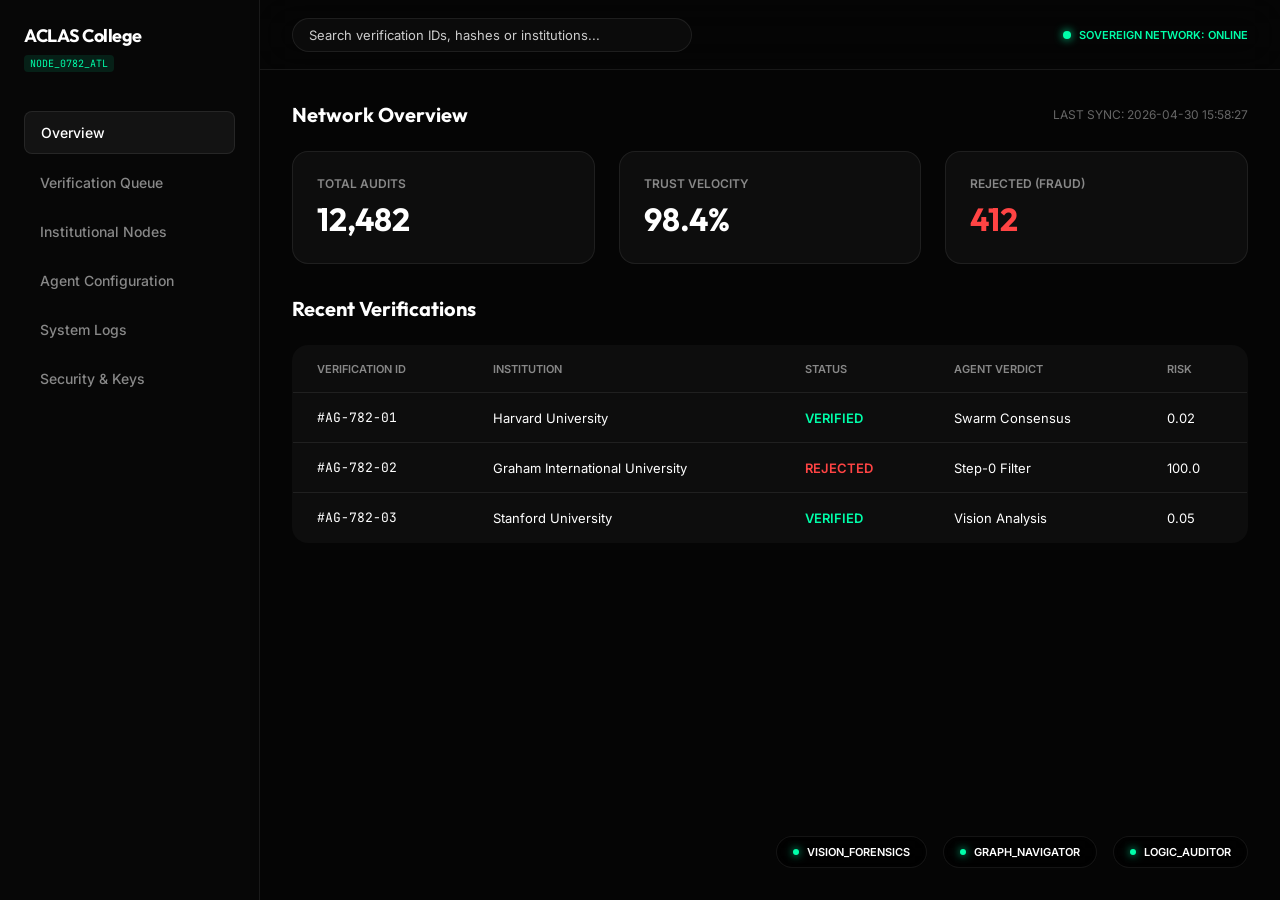
<file: dashboard/index.html>
<!DOCTYPE html>
<html lang="en">
<head>
    <meta charset="UTF-8">
    <meta name="viewport" content="width=device-width, initial-scale=1.0">
    <meta property="og:site_name" content="Aegis-Graph Sovereign Network">
    <meta property="og:type" content="website">
    
    <!-- Status -->
    <!-- DEMO DASHBOARD: SAMPLE DATA -->
    <!-- SAMPLE SNAPSHOT — NOT A LIVE LEDGER -->
    
    <!-- Structured Data for AEO (JSON-LD) -->
    <title>Institutional Dashboard | Aegis-Graph Sovereign Node</title>
    <link href="https://fonts.googleapis.com/css2?family=Inter:wght@400;600&family=JetBrains+Mono:wght@400;600&family=Outfit:wght@500;700&display=swap" rel="stylesheet">
    <style>
        :root {
            --bg: #050505;
            --card-bg: rgba(15, 15, 15, 0.8);
            --border: rgba(255, 255, 255, 0.08);
            --foreground: #ffffff;
            --accent: #00ffaa;
            --accent-dim: #008855;
            --success: #00ffaa;
            --warning: #ffaa00;
            --danger: #ff4444;
            --sidebar-width: 260px;
        }

        * { margin: 0; padding: 0; box-sizing: border-box; }

        body {
            background: var(--bg);
            color: var(--foreground);
            font-family: 'Inter', sans-serif;
            overflow: hidden;
            height: 100vh;
            display: flex;
        }

        /* --- Sidebar --- */
        aside {
            width: var(--sidebar-width);
            border-right: 1px solid var(--border);
            background: rgba(10, 10, 10, 0.5);
            display: flex;
            flex-direction: column;
            padding: 24px;
        }

        .node-info {
            margin-bottom: 40px;
        }

        .node-info h2 {
            font-family: 'Outfit', sans-serif;
            font-size: 18px;
            letter-spacing: -0.5px;
            margin-bottom: 4px;
        }

        .node-tag {
            font-size: 10px;
            color: var(--accent);
            font-family: 'JetBrains Mono', monospace;
            background: rgba(0, 255, 170, 0.1);
            padding: 2px 6px;
            border-radius: 4px;
        }

        nav ul { list-style: none; }
        nav li {
            padding: 12px 16px;
            margin-bottom: 8px;
            border-radius: 8px;
            font-size: 14px;
            font-weight: 500;
            cursor: pointer;
            transition: all 0.2s;
            color: #888;
            display: flex;
            align-items: center;
            gap: 12px;
        }

        nav li:hover, nav li.active {
            background: rgba(255, 255, 255, 0.05);
            color: var(--foreground);
        }

        nav li.active { border: 1px solid var(--border); }

        /* --- Main Content --- */
        main {
            flex: 1;
            display: flex;
            flex-direction: column;
            overflow: hidden;
        }

        header {
            height: 70px;
            border-bottom: 1px solid var(--border);
            display: flex;
            align-items: center;
            justify-content: space-between;
            padding: 0 32px;
            background: rgba(5, 5, 5, 0.8);
            backdrop-filter: blur(20px);
        }

        .search-bar {
            background: rgba(255, 255, 255, 0.03);
            border: 1px solid var(--border);
            padding: 8px 16px;
            border-radius: 100px;
            width: 400px;
            font-size: 13px;
            color: #ccc;
        }

        .status-pill {
            display: flex;
            align-items: center;
            gap: 8px;
            font-size: 11px;
            font-weight: 600;
            color: var(--accent);
            text-transform: uppercase;
        }

        .pulse {
            width: 8px;
            height: 8px;
            background: var(--accent);
            border-radius: 50%;
            box-shadow: 0 0 10px var(--accent);
            animation: pulse 2s infinite;
        }

        @keyframes pulse {
            0% { opacity: 1; }
            50% { opacity: 0.3; }
            100% { opacity: 1; }
        }

        .content-area {
            flex: 1;
            padding: 32px;
            overflow-y: auto;
        }

        .grid-dashboard {
            display: grid;
            grid-template-columns: repeat(3, 1fr);
            gap: 24px;
            margin-bottom: 32px;
        }

        .stat-card {
            background: var(--card-bg);
            border: 1px solid var(--border);
            padding: 24px;
            border-radius: 16px;
            transition: transform 0.2s;
        }

        .stat-card:hover { transform: translateY(-2px); }

        .stat-label { font-size: 12px; color: #888; margin-bottom: 8px; font-weight: 600; }
        .stat-value { font-family: 'Outfit', sans-serif; font-size: 32px; font-weight: 700; }

        /* --- Audit Table --- */
        .section-header {
            display: flex;
            justify-content: space-between;
            align-items: center;
            margin-bottom: 24px;
        }

        .section-header h2 { font-family: 'Outfit', sans-serif; font-size: 20px; }

        .audit-table {
            width: 100%;
            border-collapse: collapse;
            background: var(--card-bg);
            border: 1px solid var(--border);
            border-radius: 16px;
            overflow: hidden;
        }

        .audit-table th, .audit-table td {
            padding: 16px 24px;
            text-align: left;
            border-bottom: 1px solid var(--border);
            font-size: 13px;
        }

        .audit-table th { color: #888; font-weight: 600; text-transform: uppercase; font-size: 11px; }

        .verdict-approved { color: var(--success); font-weight: 600; }
        .verdict-rejected { color: var(--danger); font-weight: 600; }

        /* --- Agent Swarm --- */
        .swarm-container {
            position: fixed;
            bottom: 32px;
            right: 32px;
            display: flex;
            gap: 16px;
        }

        .agent-pill {
            background: rgba(0, 0, 0, 0.8);
            border: 1px solid var(--border);
            padding: 8px 16px;
            border-radius: 100px;
            font-size: 11px;
            font-weight: 600;
            display: flex;
            align-items: center;
            gap: 8px;
            backdrop-filter: blur(10px);
        }

        .dot { width: 6px; height: 6px; border-radius: 50%; }
        .dot.online { background: var(--success); box-shadow: 0 0 8px var(--success); }

    </style>
</head>
<body>
    <aside>
        <div class="node-info">
            <h2>ACLAS College</h2>
            <span class="node-tag">NODE_0782_ATL</span>
        </div>
        <nav>
            <ul>
                <li class="active">Overview</li>
                <li>Verification Queue</li>
                <li>Institutional Nodes</li>
                <li>Agent Configuration</li>
                <li>System Logs</li>
                <li>Security & Keys</li>
            </ul>
        </nav>
    </aside>

    <main>
        <header>
            <div class="search-bar">Search verification IDs, hashes or institutions...</div>
            <div class="status-pill">
                <div class="pulse"></div>
                Sovereign Network: Online
            </div>
        </header>

        <div class="content-area">
            <div class="section-header">
                <h2>Network Overview</h2>
                <div style="font-size: 12px; color: #666">LAST SYNC: 2026-04-30 15:58:27</div>
            </div>

            <div class="grid-dashboard">
                <div class="stat-card">
                    <div class="stat-label">TOTAL AUDITS</div>
                    <div class="stat-value">12,482</div>
                </div>
                <div class="stat-card">
                    <div class="stat-label">TRUST VELOCITY</div>
                    <div class="stat-value">98.4%</div>
                </div>
                <div class="stat-card">
                    <div class="stat-label">REJECTED (FRAUD)</div>
                    <div class="stat-value" style="color: var(--danger)">412</div>
                </div>
            </div>

            <div class="section-header">
                <h2>Recent Verifications</h2>
            </div>

            <table class="audit-table">
                <thead>
                    <tr>
                        <th>Verification ID</th>
                        <th>Institution</th>
                        <th>Status</th>
                        <th>Agent Verdict</th>
                        <th>Risk</th>
                    </tr>
                </thead>
                <tbody>
                    <tr>
                        <td style="font-family: 'JetBrains Mono'">#AG-782-01</td>
                        <td>Harvard University</td>
                        <td class="verdict-approved">VERIFIED</td>
                        <td>Swarm Consensus</td>
                        <td>0.02</td>
                    </tr>
                    <tr>
                        <td style="font-family: 'JetBrains Mono'">#AG-782-02</td>
                        <td>Graham International University</td>
                        <td class="verdict-rejected">REJECTED</td>
                        <td>Step-0 Filter</td>
                        <td>100.0</td>
                    </tr>
                    <tr>
                        <td style="font-family: 'JetBrains Mono'">#AG-782-03</td>
                        <td>Stanford University</td>
                        <td class="verdict-approved">VERIFIED</td>
                        <td>Vision Analysis</td>
                        <td>0.05</td>
                    </tr>
                </tbody>
            </table>
        </div>
    </main>

    <div class="swarm-container">
        <div class="agent-pill">
            <div class="dot online"></div>
            VISION_FORENSICS
        </div>
        <div class="agent-pill">
            <div class="dot online"></div>
            GRAPH_NAVIGATOR
        </div>
        <div class="agent-pill">
            <div class="dot online"></div>
            LOGIC_AUDITOR
        </div>
    </div>
</body>
</html>
</file>
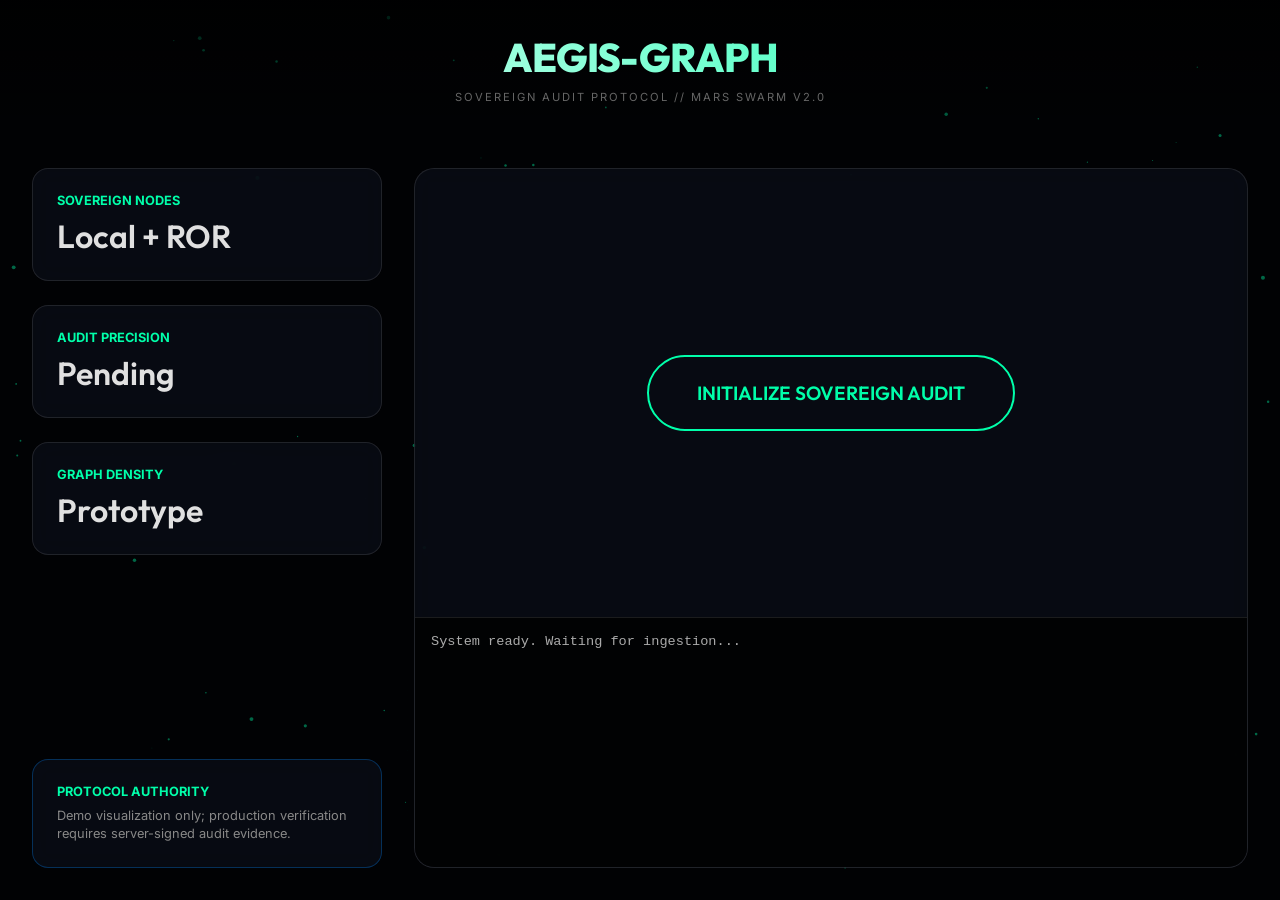
<file: dashboard/index.hf.html>
<!DOCTYPE html>
<html lang="en">
<head>
    <meta charset="UTF-8">
    <meta name="viewport" content="width=device-width, initial-scale=1.0">
    <title>Aegis-Graph | Sovereign Audit Dashboard</title>
    <link href="https://fonts.googleapis.com/css2?family=Outfit:wght@300;400;600;800&family=Inter:wght@300;400;600&display=swap" rel="stylesheet">
    <style>
        :root {
            --primary: #00ffaa;
            --primary-glow: rgba(0, 255, 170, 0.4);
            --bg: #010204;
            --card-bg: rgba(10, 15, 25, 0.7);
            --text: #e0e0e0;
            --accent: #0088ff;
        }

        * {
            margin: 0;
            padding: 0;
            box-sizing: border-box;
        }

        body {
            font-family: 'Inter', sans-serif;
            background-color: var(--bg);
            color: var(--text);
            overflow: hidden;
            display: flex;
            flex-direction: column;
            height: 100vh;
        }

        /* 3D Particle Background Overlay */
        #bg-canvas {
            position: absolute;
            top: 0;
            left: 0;
            width: 100%;
            height: 100%;
            z-index: -1;
            opacity: 0.4;
        }

        header {
            padding: 2rem;
            text-align: center;
            background: linear-gradient(to bottom, rgba(0,0,0,0.8), transparent);
        }

        header h1 {
            font-family: 'Outfit', sans-serif;
            font-weight: 800;
            letter-spacing: -1px;
            font-size: 2.5rem;
            background: linear-gradient(45deg, #fff, var(--primary));
            -webkit-background-clip: text;
            -webkit-text-fill-color: transparent;
        }

        .main-container {
            flex: 1;
            display: grid;
            grid-template-columns: 350px 1fr;
            gap: 2rem;
            padding: 2rem;
            max-width: 1400px;
            margin: 0 auto;
            width: 100%;
        }

        .sidebar {
            display: flex;
            flex-direction: column;
            gap: 1.5rem;
        }

        .stats-card {
            background: var(--card-bg);
            backdrop-filter: blur(12px);
            border: 1px solid rgba(255,255,255,0.1);
            border-radius: 16px;
            padding: 1.5rem;
            transition: all 0.3s ease;
        }

        .stats-card:hover {
            border-color: var(--primary);
            box-shadow: 0 0 20px var(--primary-glow);
        }

        .stats-card h3 {
            font-size: 0.8rem;
            text-transform: uppercase;
            color: var(--primary);
            margin-bottom: 0.5rem;
        }

        .stats-card .value {
            font-family: 'Outfit', sans-serif;
            font-size: 2rem;
            font-weight: 600;
        }

        .audit-panel {
            background: var(--card-bg);
            backdrop-filter: blur(12px);
            border: 1px solid rgba(255,255,255,0.1);
            border-radius: 20px;
            display: flex;
            flex-direction: column;
            overflow: hidden;
            position: relative;
        }

        .audit-visual {
            flex: 1;
            display: flex;
            align-items: center;
            justify-content: center;
            position: relative;
        }

        .audit-button {
            background: transparent;
            border: 2px solid var(--primary);
            color: var(--primary);
            padding: 1.5rem 3rem;
            font-size: 1.2rem;
            font-family: 'Outfit', sans-serif;
            font-weight: 600;
            text-transform: uppercase;
            cursor: pointer;
            border-radius: 50px;
            transition: all 0.4s cubic-bezier(0.175, 0.885, 0.32, 1.275);
            z-index: 10;
        }

        .audit-button:hover {
            background: var(--primary);
            color: #000;
            box-shadow: 0 0 50px var(--primary);
            transform: scale(1.05);
        }

        .terminal-overlay {
            height: 250px;
            background: rgba(0, 0, 0, 0.8);
            border-top: 1px solid rgba(255,255,255,0.1);
            font-family: 'Courier New', Courier, monospace;
            padding: 1rem;
            font-size: 0.85rem;
            overflow-y: auto;
            color: #aaa;
        }

        .log-entry { margin-bottom: 0.3rem; }
        .log-time { color: #666; margin-right: 0.5rem; }
        .log-agent { color: var(--primary); font-weight: bold; }
        .log-msg { color: #fff; }

        .scan-line {
            position: absolute;
            top: 0;
            left: 0;
            width: 100%;
            height: 2px;
            background: var(--primary);
            box-shadow: 0 0 15px var(--primary);
            z-index: 5;
            display: none;
            animation: scan 2s linear infinite;
        }

        @keyframes scan {
            from { top: 0; }
            to { top: 100%; }
        }

        .verdict-popup {
            position: absolute;
            top: 50%;
            left: 50%;
            transform: translate(-50%, -50%) scale(0.8);
            background: rgba(0,0,0,0.9);
            border: 2px solid var(--primary);
            padding: 2rem;
            border-radius: 20px;
            text-align: center;
            opacity: 0;
            visibility: hidden;
            transition: all 0.5s ease;
            z-index: 20;
        }

        .verdict-popup.show {
            opacity: 1;
            visibility: visible;
            transform: translate(-50%, -50%) scale(1);
        }
    </style>
</head>
<body>
    <canvas id="bg-canvas"></canvas>
    
    <header>
        <h1>AEGIS-GRAPH</h1>
        <p style="color: #666; text-transform: uppercase; letter-spacing: 2px; font-size: 0.7rem; margin-top: 0.5rem;">Sovereign Audit Protocol // MARS Swarm v2.0</p>
    </header>

    <div class="main-container">
        <div class="sidebar">
            <div class="stats-card">
                <h3>Sovereign Nodes</h3>
                <div class="value">Local + ROR</div>
            </div>
            <div class="stats-card">
                <h3>Audit Precision</h3>
                <div class="value">Pending</div>
            </div>
            <div class="stats-card">
                <h3>Graph Density</h3>
                <div class="value">Prototype</div>
            </div>
            <div class="stats-card" style="margin-top: auto; border-color: rgba(0,136,255,0.3);">
                <h3>Protocol Authority</h3>
                <p style="font-size: 0.8rem; line-height: 1.4; color: #888;">Demo visualization only; production verification requires server-signed audit evidence.</p>
            </div>
        </div>

        <div class="audit-panel">
            <div class="scan-line" id="scanLine"></div>
            <div class="audit-visual" id="auditVisual">
                <button class="audit-button" id="startBtn">Initialize Sovereign Audit</button>
                
                <div class="verdict-popup" id="verdict">
                    <h2 style="color: var(--primary); margin-bottom: 1rem;">SERVER AUDIT REQUIRED</h2>
                    <p style="margin-bottom: 0.5rem;">Local Demo ID: <span style="color: #fff;">UNSIGNED-PREVIEW</span></p>
                    <p>Credential Status: <span style="color: var(--primary);">NEEDS SERVER REVIEW</span></p>
                    <button onclick="reset()" style="margin-top: 1.5rem; background: var(--primary); border: none; padding: 0.5rem 1rem; border-radius: 5px; cursor: pointer;">Close Proof</button>
                </div>
            </div>
            <div class="terminal-overlay" id="terminal">
                <div class="log-entry">System ready. Waiting for ingestion...</div>
            </div>
        </div>
    </div>

    <script>
        const canvas = document.getElementById('bg-canvas');
        const ctx = canvas.getContext('2d');
        let particles = [];

        function resize() {
            canvas.width = window.innerWidth;
            canvas.height = window.innerHeight;
        }
        window.addEventListener('resize', resize);
        resize();

        class Particle {
            constructor() {
                this.x = Math.random() * canvas.width;
                this.y = Math.random() * canvas.height;
                this.vx = (Math.random() - 0.5) * 0.5;
                this.vy = (Math.random() - 0.5) * 0.5;
                this.size = Math.random() * 2;
            }
            update() {
                this.x += this.vx;
                this.y += this.vy;
                if (this.x < 0 || this.x > canvas.width) this.vx *= -1;
                if (this.y < 0 || this.y > canvas.height) this.vy *= -1;
            }
            draw() {
                ctx.fillStyle = '#00ffaa';
                ctx.beginPath();
                ctx.arc(this.x, this.y, this.size, 0, Math.PI * 2);
                ctx.fill();
            }
        }

        for (let i = 0; i < 100; i++) particles.push(new Particle());

        function animate() {
            ctx.clearRect(0, 0, canvas.width, canvas.height);
            particles.forEach(p => {
                p.update();
                p.draw();
            });
            requestAnimationFrame(animate);
        }
        animate();

        const terminal = document.getElementById('terminal');
        const startBtn = document.getElementById('startBtn');
        const scanLine = document.getElementById('scanLine');
        const verdict = document.getElementById('verdict');

        function addLog(agent, msg) {
            const time = new Date().toLocaleTimeString([], { hour12: false, minute: '2-digit', second: '2-digit' });
            const entry = document.createElement('div');
            entry.className = 'log-entry';

            const timeNode = document.createElement('span');
            timeNode.className = 'log-time';
            timeNode.innerText = `[${time}]`;
            entry.appendChild(timeNode);
            entry.appendChild(document.createTextNode(' '));

            const agentNode = document.createElement('span');
            agentNode.className = 'log-agent';
            agentNode.innerText = agent;
            entry.appendChild(agentNode);
            entry.appendChild(document.createTextNode(' '));

            const msgNode = document.createElement('span');
            msgNode.className = 'log-msg';
            msgNode.innerText = msg;
            entry.appendChild(msgNode);

            terminal.appendChild(entry);
            terminal.scrollTop = terminal.scrollHeight;
        }

        startBtn.addEventListener('click', async () => {
            startBtn.style.display = 'none';
            scanLine.style.display = 'block';
            
            addLog('SYSTEM', 'Initializing local demo visualization...');
            await sleep(1000);
            addLog('VISION', 'Demo animation only; no credential bytes are authenticated here...');
            await sleep(1500);
            addLog('GRAPH', 'Skipping browser-side registry approval; server audit required...');
            await sleep(1000);
            addLog('GRAPH', 'Institution registry evidence must be resolved by a trusted service.');
            await sleep(1200);
            addLog('LOGIC', 'Refusing automatic approval without signed server evidence...');
            await sleep(800);
            addLog('LOGIC', 'Credential status: NEEDS SERVER REVIEW.');
            await sleep(1000);
            addLog('SYSTEM', 'Demo complete. No audit certificate was issued.');
            
            scanLine.style.display = 'none';
            verdict.classList.add('show');
        });

        function reset() {
            verdict.classList.remove('show');
            startBtn.style.display = 'block';
            terminal.replaceChildren();
            const entry = document.createElement('div');
            entry.className = 'log-entry';
            entry.innerText = 'System ready. Waiting for ingestion...';
            terminal.appendChild(entry);
        }

        function sleep(ms) { return new Promise(resolve => setTimeout(resolve, ms)); }
    </script>
</body>
</html>
</file>
